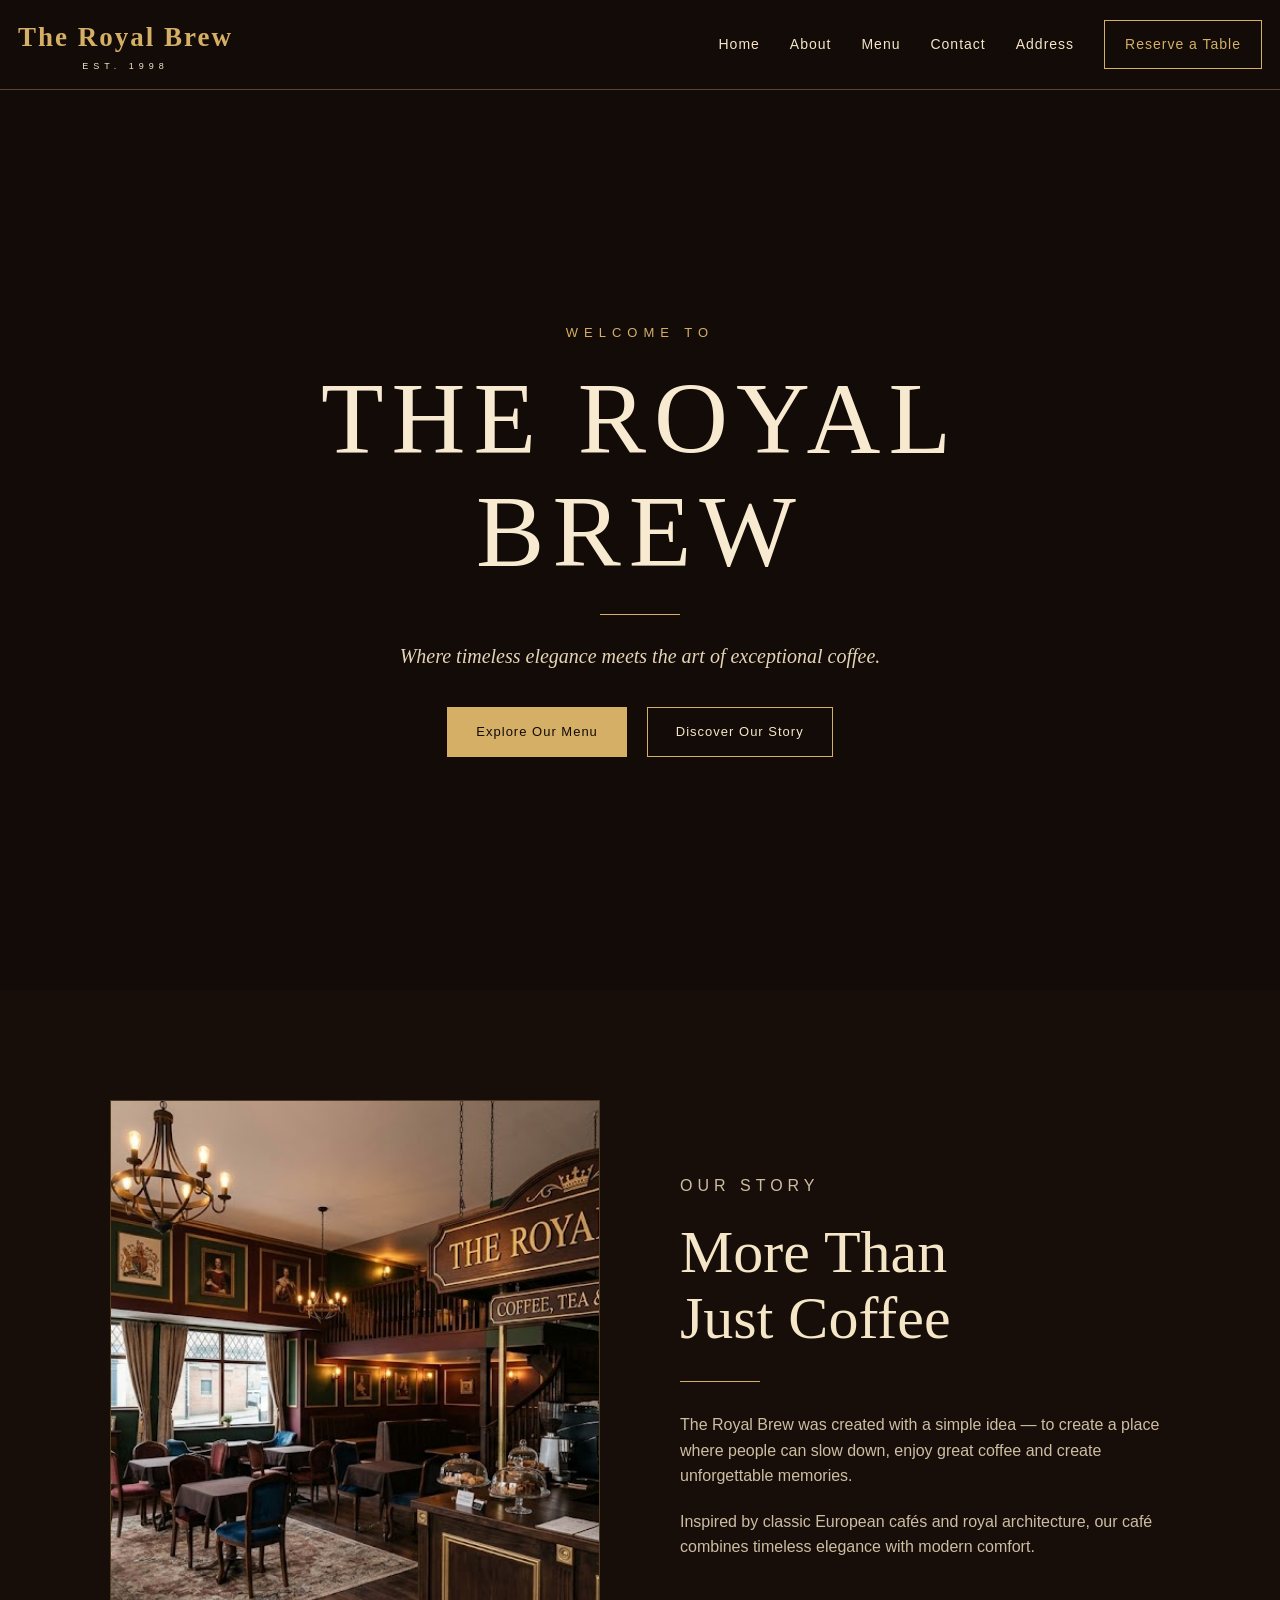
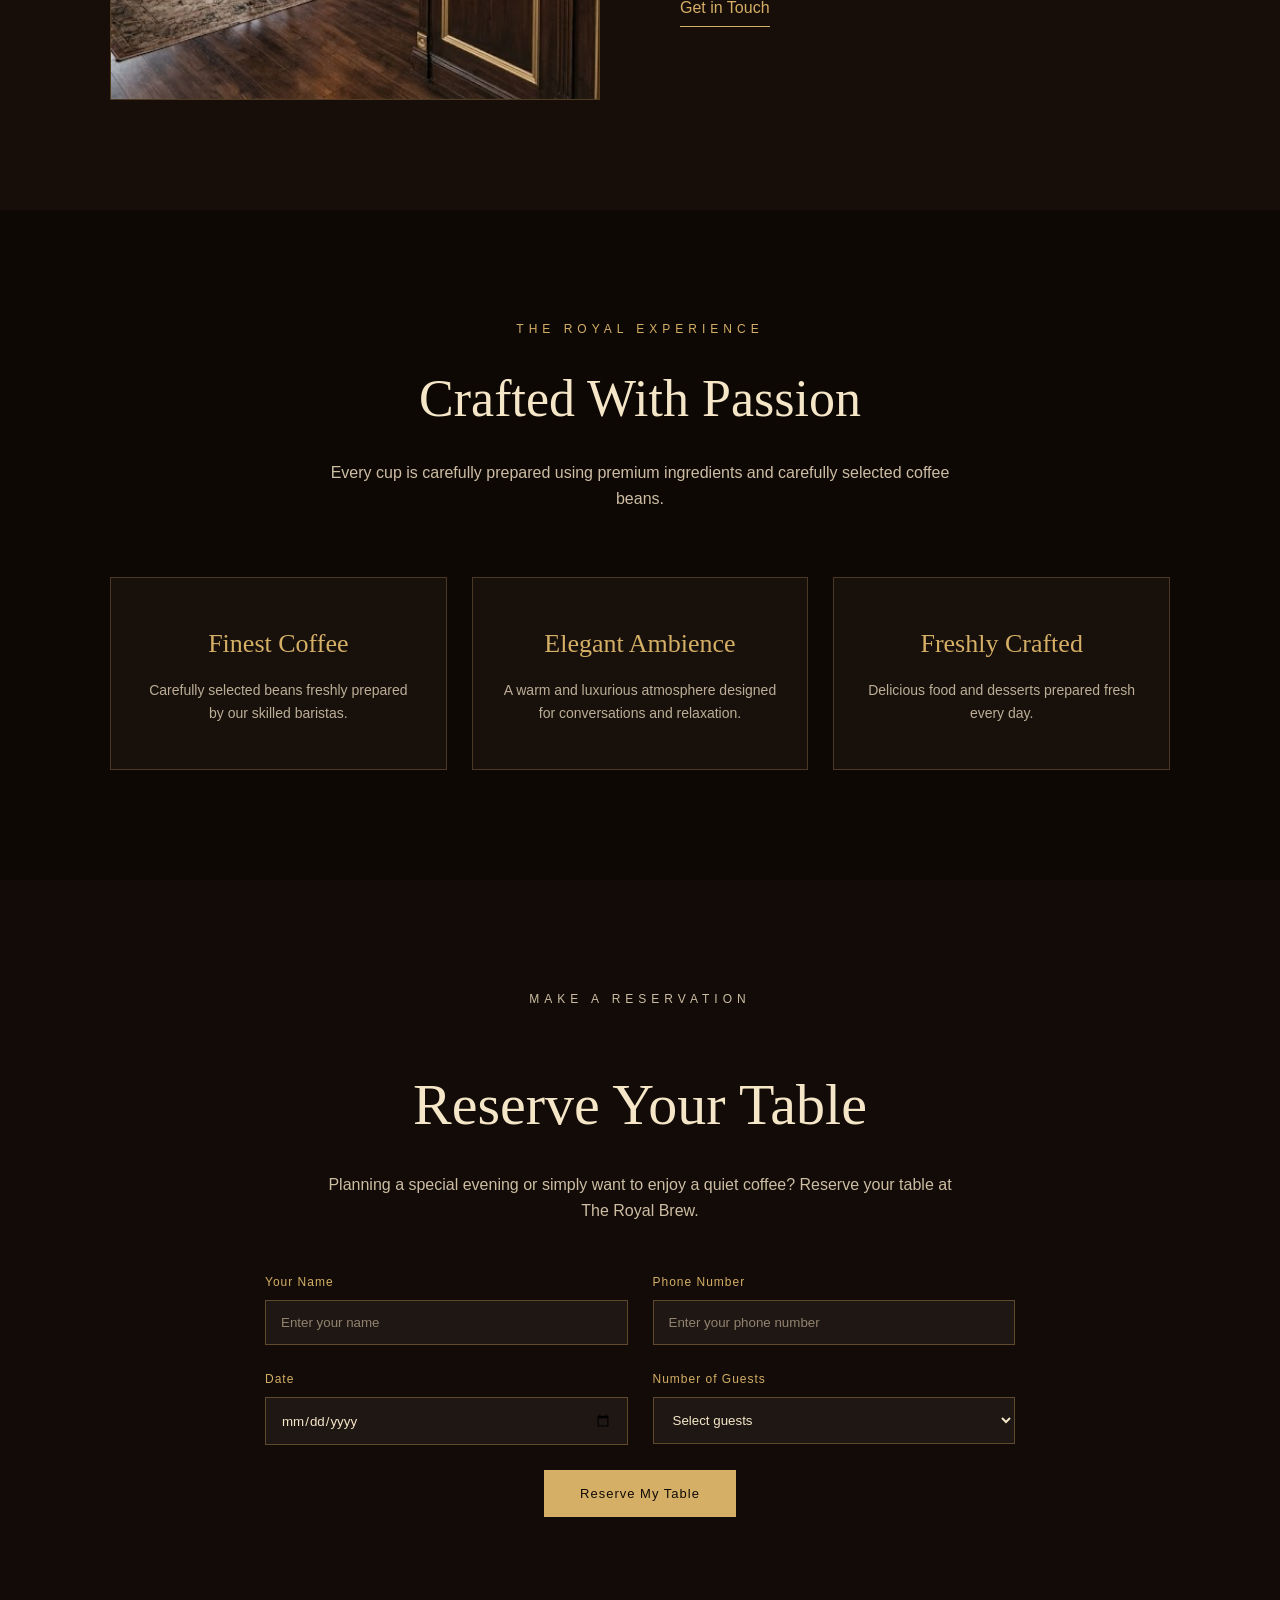
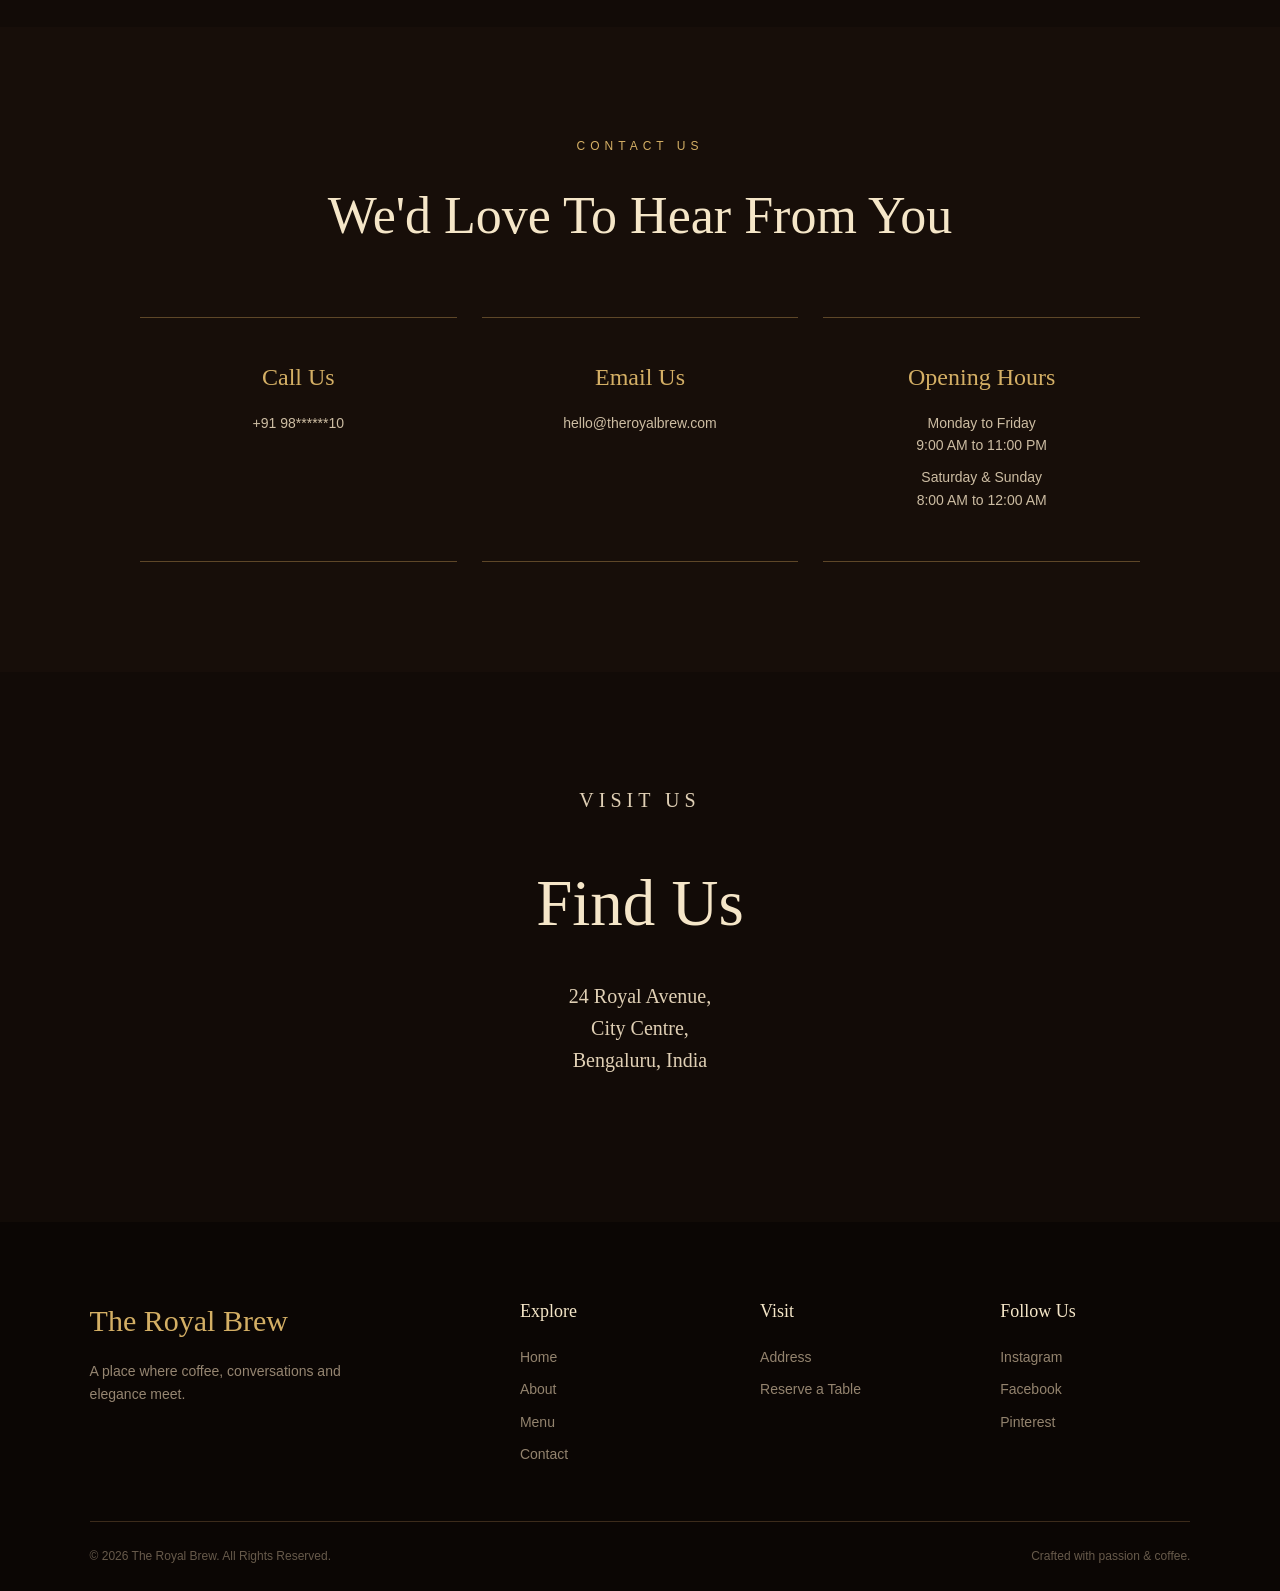
<file: index.html>
<!DOCTYPE html>
<html lang="en">
<head>
    <meta charset="UTF-8">
    <meta name="viewport" content="width=device-width, initial-scale=1.0">
    <title>The Royal Brew | Home</title>
    <link rel="stylesheet" href="style.css">
</head>
<body>
    <header class="mob_head">
        <div class="name">
            <h2>The Royal Brew</h2>
            <p>EST. 1998</p>
        </div>
        <nav class="navigation">
            <a href="index.html">Home</a>
            <a href="#abt">About</a>
            <a href="menu.html">Menu</a>
            <a href="#cont">Contact</a>
            <a href="#add">Address</a>
            <a href="#reservation" class="res-bu">Reserve a Table</a>
        </nav>
    </header>
    <section class="home">
        <div class="h-cont">
            <p>WELCOME TO</p>
            <h1>THE ROYAL BREW</h1>
            <div class="gold-line"></div>
            <p>Where timeless elegance meets the art of exceptional coffee.</p>
            <div class="h-buttons">
                <a href="menu.html" class="button-1">Explore Our Menu</a>
                <a href="#abt" class="button-2">Discover Our Story</a>
            </div>
        </div>
    </section>
    <section class="about" id="abt">
        <div class="inte">
            <img src="about.jpg" alt="Cafe's Images">
        </div>
        <div class="about-content">
            <p class="section-title">OUR STORY</p>
            <h2>More Than<br>Just Coffee</h2>
            <div class="gold-line"></div>
            <p>The Royal Brew was created with a simple idea —
                to create a place where people can slow down,
                enjoy great coffee and create unforgettable
                memories. </p>
            <p>Inspired by classic European cafés and royal
                architecture, our café combines timeless
                elegance with modern comfort.</p>
            <a href="#contact" class="text-button">Get in Touch</a>
        </div>
    </section>
    <section class="exp">
        <div class="exp-cont">
            <p class="section-title">THE ROYAL EXPERIENCE</p>
            <h2>Crafted With Passion</h2>
            <p>Every cup is carefully prepared using premium ingredients and carefully selected coffee beans.</p>
        </div>
        <div class="exp-cards">
            <div class="exp-card">
                <h3>Finest Coffee</h3>
                <p>Carefully selected beans freshly prepared by our skilled baristas.</p>
            </div>
            <div class="exp-card">
                <h3>Elegant Ambience</h3>
                <p>A warm and luxurious atmosphere designed for conversations and relaxation.</p>
            </div>
            <div class="exp-card">
                <h3>Freshly Crafted</h3>
                <p>Delicious food and desserts prepared fresh every day.</p>
            </div>
        </div>
    </section>
    <section class="reservation" id="reservation">
        <div class="reservation-content">
            <p class="section-title">MAKE A RESERVATION</p>
            <h2>Reserve Your Table</h2>
            <p>Planning a special evening or simply want
                to enjoy a quiet coffee? Reserve your table
                at The Royal Brew.</p>
            <form class="reservation-form">
                <div class="form_grp">
                    <label for="name">Your Name</label>
                    <input type="text" id="name" placeholder="Enter your name" required>
                </div>
                <div class="form_grp">
                    <label for="phone">Phone Number</label>
                    <input type="tel" id="phone" placeholder="Enter your phone number" required>
                </div>
                <div class="form_grp">
                    <label for="date">Date</label>
                    <input type="date" id="date" required>
                </div>
                <div class="form_grp">
                    <label for="guests">Number of Guests</label>
                    <select id="guests" required>
                        <option value="">Select guests</option>
                        <option value="1">1 Guest</option>
                        <option value="2">2 Guests</option>
                        <option value="3">3 Guests</option>
                        <option value="4">4 Guests</option>
                        <option value="5">5 Guests</option>
                        <option value="6">6+ Guests</option>
                    </select>
                </div>
                <button type="submit">Reserve My Table</button>
            </form>
        </div>
    </section>
    <section class="contact" id="cont">
        <div class="heading">
            <p class="section-title">CONTACT US</p>
            <h2>We'd Love To Hear From You</h2>
        </div>
        <div class="container">
            <div class="contact-card">
                <h3>Call Us</h3>
                <p>+91 98******10</p>
            </div>
            <div class="contact-card">
                <h3>Email Us</h3>
                <p>hello@theroyalbrew.com</p>
            </div>
            <div class="contact-card">
                <h3>Opening Hours</h3>
                <p>Monday to Friday<br>9:00 AM to 11:00 PM</p>
                <p>Saturday & Sunday<br>8:00 AM to 12:00 AM</p>
            </div>
        </div>
    </section>
    <section class="address" id="add">
        <div class="add-cont">
            <p class="section-title">VISIT US</p>
            <h2>Find Us</h2>
            <p>24 Royal Avenue,<br>City Centre,<br>Bengaluru, India</p>
        </div>
    </section>
    <footer class="footer">
        <div class="foot_cont">
            <div class="foot_brand">
                <h2>The Royal Brew</h2>
                <p>A place where coffee, conversations and elegance meet.</p>
            </div>
            <div class="foot_links">
                <h3>Explore</h3>
                <a href="index.html">Home</a>
                <a href="#abt">About</a>
                <a href="menu.html">Menu</a>
                <a href="#cont">Contact</a>
            </div>
            <div class="foot_links">
                <h3>Visit</h3>
                <a href="#add">Address</a>
                <a href="#reservation">Reserve a Table</a>
            </div>
            <div class="foot_social">
                <h3>Follow Us</h3>
                <a href="#">Instagram</a>
                <a href="#">Facebook</a>
                <a href="#">Pinterest</a>
            </div>
        </div>
        <div class="foot_bott">
            <p>© 2026 The Royal Brew. All Rights Reserved.</p>
            <p>Crafted with passion & coffee.</p>
        </div>
    </footer>
    <script src="script.js"></script>
</body>
</html>
</file>
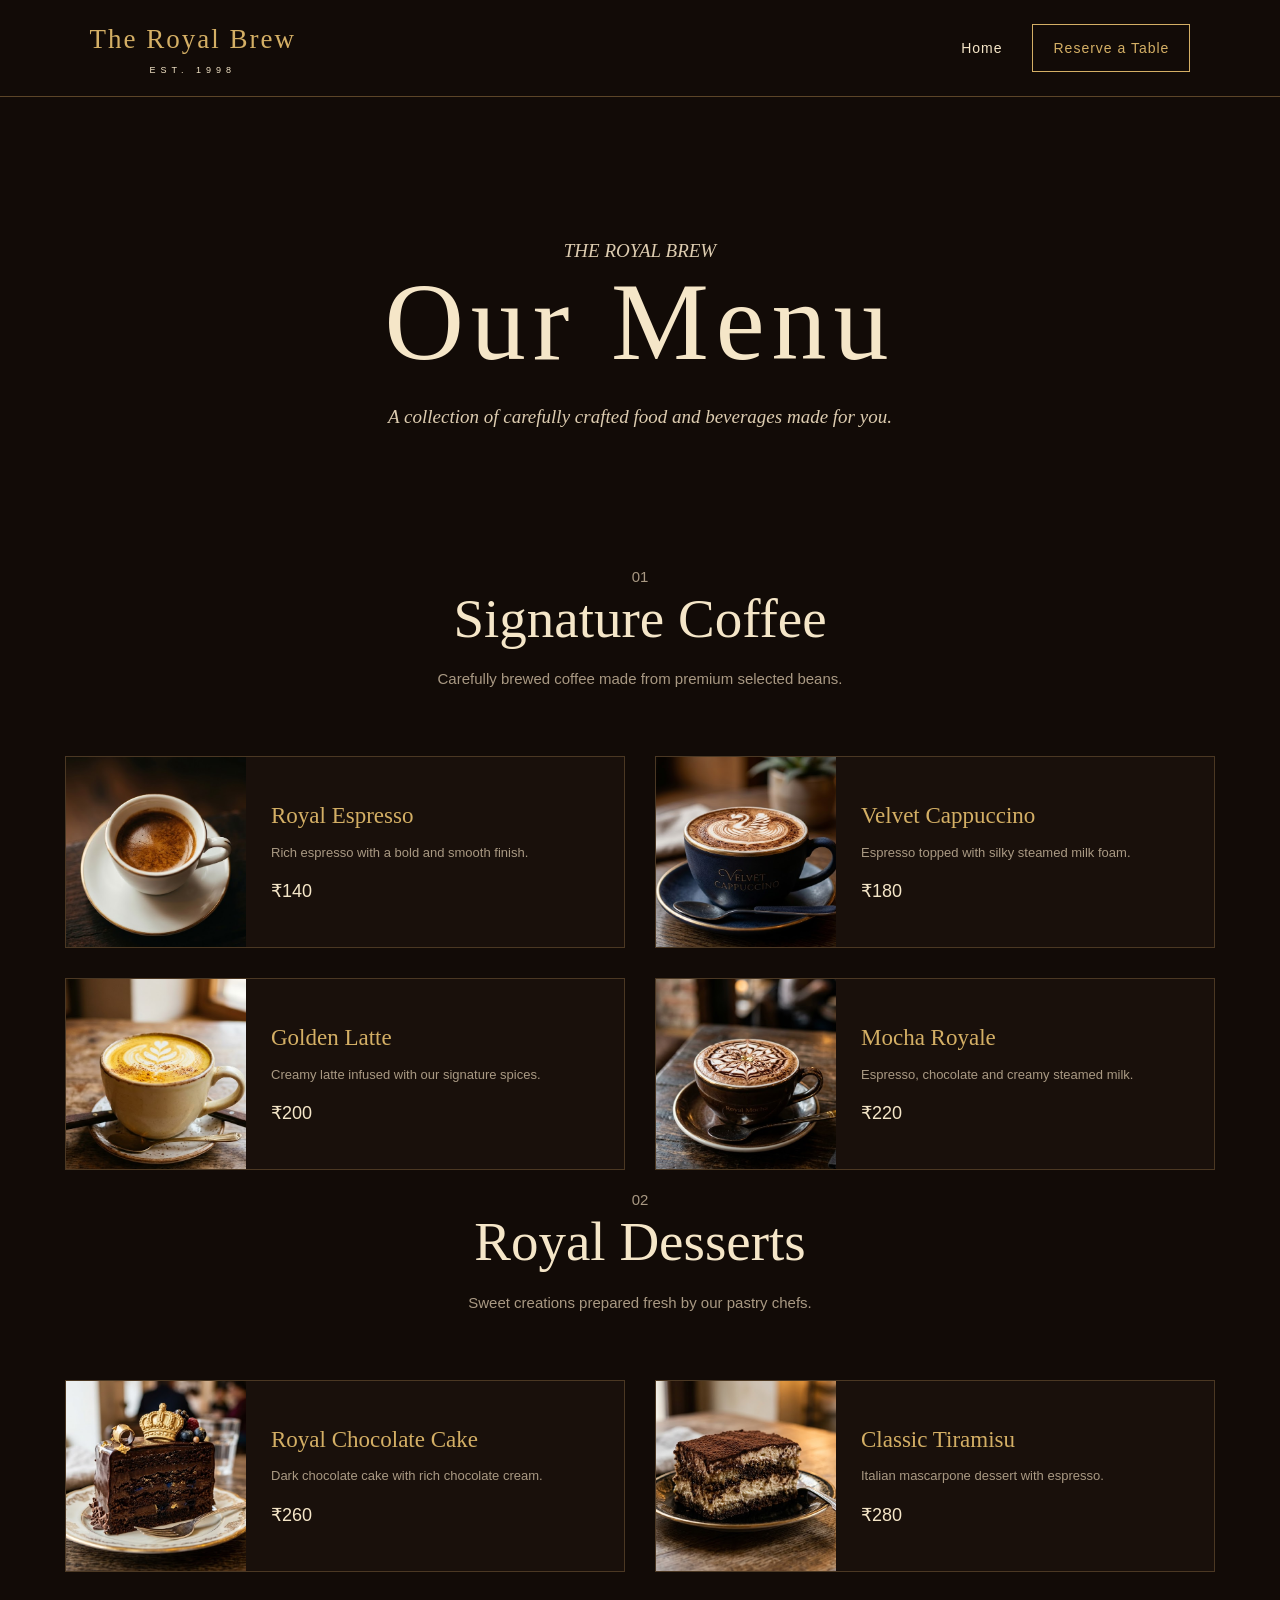
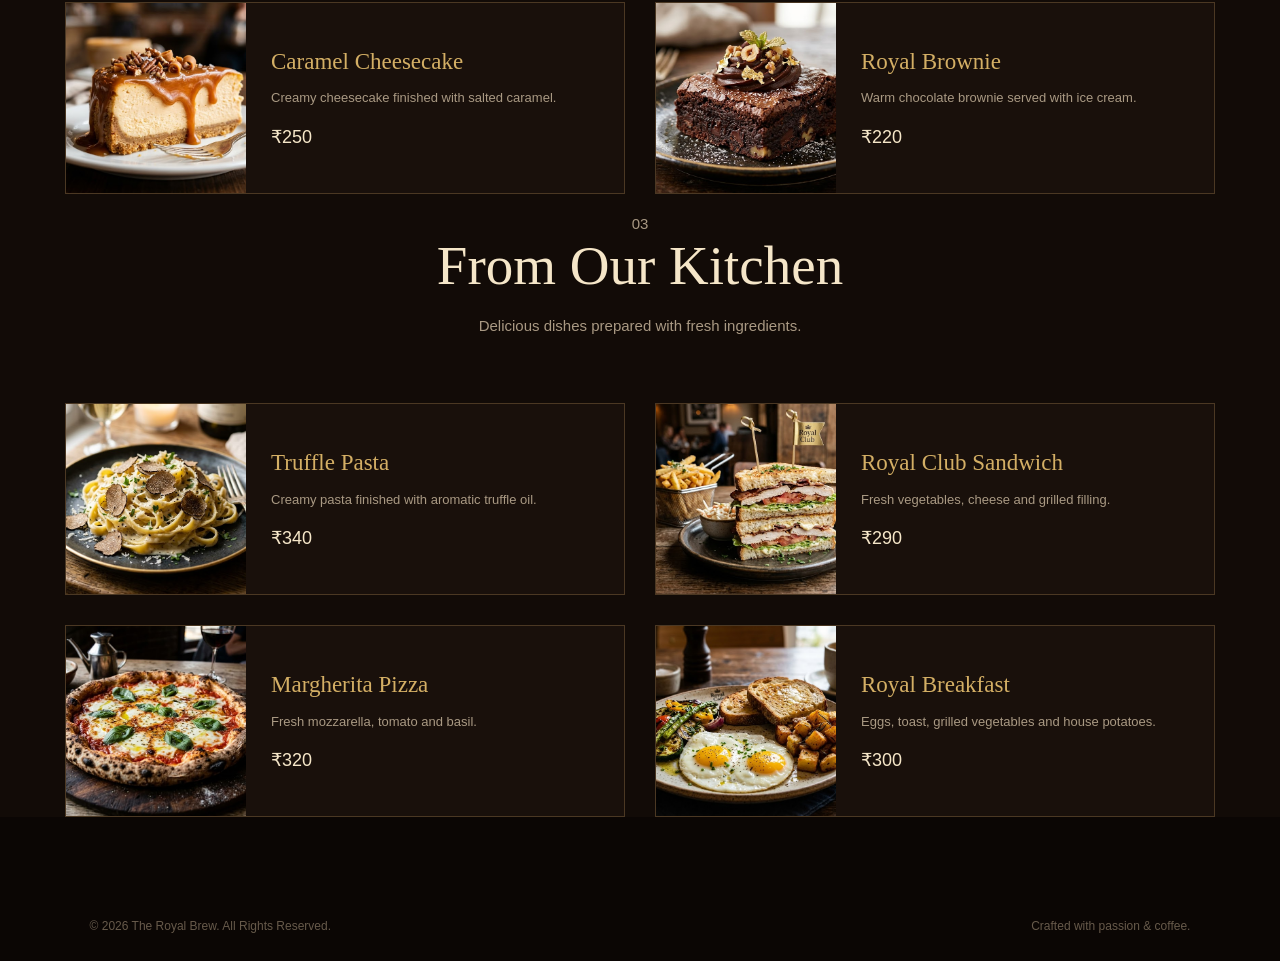
<file: menu.html>
<!DOCTYPE html>
<html lang="en">
<head>
    <meta charset="UTF-8">
    <meta name="viewport" content="width=device-width, initial-scale=1.0">
    <title>The Royal Brew | Menu</title>
    <link rel="stylesheet" href="styles.css">
</head>
<body>
    <header class="mob_head">
        <div class="name">
            <h2>The Royal Brew</h2>
            <p>EST. 1998</p>
        </div>
        <nav class="navigation">
            <a href="index.html">Home</a>
            <a href="index.html#reservation"  class="res-bu">Reserve a Table</a>
        </nav>
    </header>
    <section class="menu_head">
        <div class="menu_cont">
            <p>THE ROYAL BREW</p>
            <h1>Our Menu</h1>
            <p>A collection of carefully crafted food and beverages made for you.</p>
        </div>
    </section>
    <section class="coffee">
        <div class="head">
            <p class="title">01</p>
            <h2>Signature Coffee</h2>
            <p>Carefully brewed coffee made from premium selected beans.</p>
        </div>
        <div class="items">
            <div class="item">
                <div class="item_img">
                    <img src="espresso.jpg" alt="Royal Espresso">
                </div>
                <div class="item_cont">
                    <h3>Royal Espresso</h3>
                    <p>Rich espresso with a bold and smooth finish.</p>
                    <h4>₹140</h4>
                </div>
            </div>
            <div class="item">
                <div class="item_img">
                    <img src="velvet.jpg" alt="Velvet Cappuccino">
                </div>
                <div class="item_cont">
                    <h3>Velvet Cappuccino</h3>
                    <p>Espresso topped with silky steamed milk foam.</p>
                    <h4>₹180</h4>
                </div>
            </div>
            <div class="item">
                <div class="item_img">
                    <img src="latte.jpg" alt="Golden Latte">
                </div>
                <div class="item_cont">
                    <h3>Golden Latte</h3>
                    <p>Creamy latte infused with our signature spices.</p>
                    <h4>₹200</h4>
                </div>
            </div>
            <div class="item">
                <div class="item_img">
                    <img src="mocha.jpg" alt="Mocha Royale">
                </div>
                <div class="item_cont">
                    <h3> Mocha Royale</h3>
                    <p>Espresso, chocolate and creamy steamed milk.</p>
                    <h4>₹220</h4>
                </div>
            </div>
        </div>
    </section>
    <section class="desserts">
        <div class="head">
            <p class="title">02</p>
            <h2>Royal Desserts</h2>
            <p>Sweet creations prepared fresh by our pastry chefs.</p>
        </div>
        <div class="items">
            <div class="item">
                <div class="item_img">
                    <img src="cake.jpg" alt="Royal Chocolate Cake">
                </div>
                <div class="item_cont">
                    <h3>
                        Royal Chocolate Cake
                    </h3>
                    <p>Dark chocolate cake with rich chocolate cream.</p>
                    <h4>₹260</h4>
                </div>
            </div>
            <div class="item">
                <div class="item_img">
                    <img src="tiramisu.jpg" alt="Classic Tiramisu">
                </div>
                <div class="item_cont">
                    <h3>Classic Tiramisu</h3>
                    <p>Italian mascarpone dessert with espresso.</p>
                    <h4>₹280</h4>
                </div>
            </div>
            <div class="item">
                <div class="item_img">
                    <img src="cheesecake.jpg" alt="Caramel Cheesecake">
                </div>
                <div class="item_cont">
                    <h3>Caramel Cheesecake</h3>
                    <p>Creamy cheesecake finished with salted caramel.</p>
                    <h4>₹250</h4>
                </div>
            </div>
            <div class="item">
                <div class="item_img">
                    <img src="brownie.jpg" alt="Royal Brownie">
                </div>
                <div class="item_cont">
                    <h3>Royal Brownie</h3>
                    <p>Warm chocolate brownie served with ice cream.</p>
                    <h4>₹220</h4>
                </div>
            </div>
        </div>
    </section>
    <section class="food">
        <div class="head">
            <p class="title">03</p>
            <h2> From Our Kitchen</h2>
            <p>Delicious dishes prepared with fresh ingredients.</p>
        </div>
        <div class="items">
            <div class="item">
                <div class="item_img">
                    <img src="pasta.jpg" alt="Truffle Pasta">
                </div>
                <div class="item_cont">
                    <h3>Truffle Pasta</h3>
                    <p>Creamy pasta finished with aromatic truffle oil.</p>
                    <h4>₹340</h4>
                </div>
            </div>
            <div class="item">
                <div class="item_img">
                    <img src="sandwich.jpg" alt="Royal Club Sandwich">
                </div>
                <div class="item_cont">
                    <h3>Royal Club Sandwich</h3>
                    <p>Fresh vegetables, cheese and grilled filling.
                    </p>
                    <h4>₹290</h4>
                </div>
            </div>
            <div class="item">
                <div class="item_img">
                    <img src="pizza.jpg" alt="Margherita Pizza">
                </div>
                <div class="item_cont">
                    <h3> Margherita Pizza </h3>
                    <p>Fresh mozzarella, tomato and basil.</p>
                    <h4>₹320</h4>
                </div>
            </div>
            <div class="item">
                <div class="item_img">
                    <img src="breakfast.jpg" alt="Royal Breakfast">
                </div>
                <div class="item_cont">
                    <h3>Royal Breakfast</h3>
                    <p>Eggs, toast, grilled vegetables and house potatoes.</p>
                    <h4>₹300</h4>
                </div>
            </div>
        </div>
    </section>
    <footer class="foot">
        <div class="foot_bot">
            <p>© 2026 The Royal Brew. All Rights Reserved.</p>
            <p>Crafted with passion & coffee.</p>
        </div>
    </footer>
    <script src="script.js"></script>
</body>
</html>
</file>
<file: style.css>
* {
    margin: 0;
    padding: 0;
    box-sizing: border-box;
}
body {
    margin: 0;
    font-family: Arial, Helvetica, sans-serif;
    background-color: #120b07;
    color: #f5e6c8;
    line-height: 1.6;
}
a {
    text-decoration: none;
}
button,input,select {
    font-family: Arial, Helvetica, sans-serif;
}
header {
    width: 100%;
    height: 90px;
    padding: 18px;
    background-color: #120b07;
    display: flex;
    justify-content: space-between;
    align-items: center;
    border-bottom: 1px solid #5c4528;
}
.name {
    text-align: center;
}
.name h2 {
    margin: 0;
    font-family: Georgia, "Times New Roman", serif;
    color: #d4af65;
    font-size: 27px;
    letter-spacing: 2px;
}
.name p {
    color: #f5e6c8;
    font-size: 9px;
    letter-spacing: 5px;
}
.navigation {
    display: flex;
    align-items: center;
    gap: 30px;
}
.navigation a {
    position: relative;
    color: #f5e6c8;
    font-size: 14px;
    letter-spacing: 1px;
    transition: 0.3s ease;
}
.navigation a:not(.reserve-button):hover {
    color: #d4af65;
}
.res-bu {
    padding: 12px 20px;
    border: 1px solid #d4af65;
    color: #d4af65 !important;
    transition: 0.3s ease;
}
.res-bu:hover {
    background-color: #d4af65;
    color: #120b07 !important;
}
.home {
    height: 100vh;
    display: flex;
    justify-content: center;
    align-items: center;
    text-align: center;
    position: relative;
}
.h-cont {
    max-width: 900px;
    padding: 40px 20px;
}
.h-cont > p:first-of-type {
    margin-bottom: 20px;
    color: #d4af65;
    font-size: 13px;
    letter-spacing: 6px;
}
.home h1 {
    margin: 0;
    font-family: Georgia, "Times New Roman", serif;
    color: #f8ead0;
    font-size: clamp(55px, 8vw, 105px);
    font-weight: normal;
    letter-spacing: 8px;
    line-height: 1.1;
}
.h-cont > p:last-of-type {
    max-width: 650px;
    margin: 25px auto 0;
    color: #e6d4b5;
    font-family: Georgia, "Times New Roman", serif;
    font-size: 20px;
    font-style: italic;
}
.gold-line {
    width: 80px;
    height: 1px;
    margin: 25px auto;
    background-color: #d4af65;
}
.h-buttons {
    margin-top: 35px;
    display: flex;
    justify-content: center;
    gap: 20px;
}
.button-1,.button-2 {
    display: inline-block;
    padding: 14px 28px;
    font-size: 13px;
    letter-spacing: 1px;
    transition: 0.3s ease;
}
.button-1 {
    background-color: #d4af65;
    border: 1px solid #d4af65;
    color: #120b07;
}
.button-1:hover {
    background-color: transparent;
    color: #d4af65;
}
.button-2 {
    border: 1px solid #d4af65;
    color: #f5e6c8;
}
.button-2:hover {
    background-color: #d4af65;
    color: #120b07;
}
section {
    padding: 110px;
}
.section-title {
    margin-bottom: 18px;
    color: #d4af65;
    font-size: 12px;
    letter-spacing: 5px;
}
.about {
    min-height: 700px;
    display: grid;
    grid-template-columns: 1fr 1fr;
    gap: 80px;
    align-items: center;
    background-color: #170e09;
}
.inte {
    height: 600px;
    overflow: hidden;
    border: 1px solid #4f3a22;
}
.inte img {
    width: 100%;
    height: 100%;
    object-fit: cover;
    transition: transform 0.7s ease;
}
.inte:hover img { 
    transform: scale(1.05); 
}
.about-content {
    max-width: 550px;
}
.about-content h2 {
    margin: 0;
    font-family: Georgia, "Times New Roman", serif;
    color: #f5e6c8;
    font-size: 60px;
    font-weight: normal;
    line-height: 1.1;
}
.about-content .gold-line {
    margin: 30px 0;
}
.about-content p {
    margin-bottom: 20px;
    color: #cdbda3;
    font-size: 16px;
}
.text-button {
    display: inline-block;
    margin-top: 15px;
    padding-bottom: 5px;
    color: #d4af65;
    border-bottom: 1px solid #d4af65;
    transition: 0.3s ease;
}
.text-button:hover {
    color: #f5e6c8;
    padding-left: 8px;
}
.exp {
    background-color: #0e0805;
    text-align: center;
}
.exp-cont {
    width: 650px;
    margin: 0 auto 65px;
}
.exp-cont h2 {
    margin-bottom: 20px;
    font-family: Georgia, "Times New Roman", serif;
    color: #f5e6c8;
    font-size: 52px;
    font-weight: normal;
}
.exp-cont > p:last-child {
    color: #cdbda3;
}
.exp-cards {
    display: grid;
    grid-template-columns: repeat(3, 1fr);
    gap: 25px;
}
.exp-card {
    padding: 45px 30px;
    background-color: #18100b;
    border: 1px solid #4c3923;
    transition: 0.4s ease;
}
.exp-card:hover {
    transform: translateY(-10px);
    border-color: #d4af65;
    box-shadow: 0 20px 45px rgba(0, 0, 0, 0.45);
}
.exp-card h3 {
    margin-bottom: 15px;
    font-family: Georgia, "Times New Roman", serif;
    color: #d4af65;
    font-size: 26px;
    font-weight: normal;
}
.exp-card p {
    color: #bcae97;
    font-size: 14px;
}
.reservation {
    text-align: center;
}
.reservation-content {
    max-width: 900px;
    margin: auto;
}
.reservation-content h2 {
    margin-bottom: 20px;
    font-family: Georgia, "Times New Roman", serif;
    color: #f5e6c8;
    font-size: 58px;
    font-weight: normal;
}
.reservation-content > p {
    max-width: 650px;
    margin: 0 auto 50px;
    color: #cdbda3;
}
.reservation-form { 
    max-width: 750px; 
    margin: auto; 
    display: grid; 
    grid-template-columns: 1fr 1fr; 
    gap: 25px; 
    text-align: left; 
} 
.form_grp { 
    display: flex; 
    flex-direction: column;
} 
.form_grp label { 
    margin-bottom: 8px; 
    color: #d4af65; 
    font-size: 12px; 
    letter-spacing: 1px; 
}
.form_grp input, .form_grp select { 
    width: 100%; 
    padding: 14px 15px; 
    background-color: rgba(255, 255, 255, 0.05); 
    border: 1px solid #604a2d; 
    color: #f5e6c8; 
    outline: none; 
    transition: 0.3s ease; 
}
.form_grp input::placeholder { 
    color: #93836e; 
} 
.form_grp input:focus, .form-group select:focus { 
    border-color: #d4af65; 
    background-color: rgba(255, 255, 255, 0.08); 
} 
.form_grp select option { 
    background-color: #170e09; 
    color: #f5e6c8; 
}
.reservation-form button { 
    grid-column: 1/-1; 
    justify-self: center; 
    padding: 15px 35px; 
    background-color: #d4af65; 
    border: 1px solid #d4af65; 
    color: #120b07; 
    cursor: pointer; 
    font-size: 13px; 
    letter-spacing: 1px; 
    transition: 0.3s ease; 
} 
.reservation-form button:hover { 
    background-color: transparent; 
    color: #d4af65; 
}
.contact {
    background-color: #170e09;
    text-align: center;
}
.heading {
    max-width: 650px;
    margin: 0 auto 60px;
}
.heading h2 {
    font-family: Georgia, "Times New Roman", serif;
    color: #f5e6c8;
    font-size: 52px;
    font-weight: normal;
}
.container {
    max-width: 1000px;
    margin: auto;
    display: grid;
    grid-template-columns: repeat(3, 1fr);
    gap: 25px;
}
.contact-card {
    padding: 40px 25px;
    border-top: 1px solid #5e4728;
    border-bottom: 1px solid #5e4728;
    transition: 0.3s ease;
}
.contact-card:hover {
    border-color: #d4af65;
    background-color: #1b110b;
}
.contact-card h3 {
    margin-bottom: 15px;
    font-family: Georgia, "Times New Roman", serif;
    color: #d4af65;
    font-size: 24px;
    font-weight: normal;
}
.contact-card p {
    margin-bottom: 10px;
    color: #cdbda3;
    font-size: 14px;
}
.address {
    min-height: 550px;
    display: flex;
    justify-content: center;
    align-items: center;
    text-align: center;
}
.add-cont{
    max-width: 650px;
}
.address h2 {
    margin-bottom: 25px;
    font-family: Georgia, "Times New Roman", serif;
    color: #f5e6c8;
    font-size: 65px;
    font-weight: normal;
}
.add-cont > p {
    margin-bottom: 35px;
    color: #e0d0b5;
    font-family: Georgia, "Times New Roman", serif;
    font-size: 20px;
}
.footer {
    padding: 75px 7% 25px;
    background-color: #0b0604;
}
.foot_cont {
    display: grid;
    grid-template-columns: 2fr 1fr 1fr 1fr;
    gap: 50px;
    padding-bottom: 55px;
    border-bottom: 1px solid #3c2b1b;
}
.foot_brand h2 {
    margin-bottom: 15px;
    font-family: Georgia, "Times New Roman", serif;
    color: #d4af65;
    font-size: 30px;
    font-weight: normal;
}
.foot_brand p {
    max-width: 300px;
    color: #958571;
    font-size: 14px;
}
.foot_links, .foot_social {
    display: flex;
    flex-direction: column;
    gap: 10px;
}
.foot_links h3,
.foot_social h3 {
    margin-bottom: 10px;
    font-family: Georgia, "Times New Roman", serif;
    color: #f5e6c8;
    font-size: 18px;
    font-weight: normal;
}
.foot_links a,
.foot_social a {
    color: #93836e;
    font-size: 14px;
    transition: 0.3s ease;
}
.foot_links a:hover, .foot_social a:hover {
    padding-left: 5px;
    color: #d4af65;
}
.foot_bott {
    padding-top: 25px;
    display: flex;
    justify-content: space-between;
    color: #675a4b;
    font-size: 12px;
}
@media (max-width: 1000px) {
    .header {
        padding: 18px 4%;
    }
    .navigation {
        gap: 18px;
    }
    .navigation a {
        font-size: 12px;
    }
    .about {
        gap: 40px;
    }
    .about-content h2 {
        font-size: 48px;
    }
    .exp-cards {
        grid-template-columns: repeat(2, 1fr);
    }
    .container {
        grid-template-columns: repeat(2, 1fr);
    }
    .foot_cont {
        grid-template-columns: 2fr 1fr 1fr;
    }
    .foot_social {
        grid-column: 2 / 3;
    }
}
@media (max-width: 700px) {
    .mob_head {
        flex-direction: column;
        gap: 20px;
        padding: 20px;
    }
    .navigation {
        width: 100%;
        justify-content: center;
        flex-wrap: wrap;
        gap: 15px;
    }
    .navigation a {
        font-size: 11px;
    }
    .reserve-button {
        padding: 9px 13px;
    }
    .home {
        min-height: 80vh;
        background-attachment: scroll;
    }
    .home h1 {
        font-size: 48px;
        letter-spacing: 4px;
    }
    .h-cont > p:last-of-type {
        font-size: 17px;
    }
    .h-buttons {
        flex-direction: column;
        align-items: center;
    }
    .button-1, .button-2 {
        width: 220px;
    }
    section {
        padding: 75px 6%;
    }
    .about {
        grid-template-columns: 1fr;
        gap: 45px;
    }
    .about-image {
        height: 400px;
    }
    .about-content h2 {
        font-size: 43px;
    }
    .exp-cont h2 {
        font-size: 40px;
    }
    .exp-cards {
        grid-template-columns: 1fr;
    }
    .reservation {
        background-attachment: scroll;
    }
    .reservation-content h2 {
        font-size: 43px;
    }
    .reservation-form {
        grid-template-columns: 1fr;
    }
    .reservation-form button {
        grid-column: auto;
        width: 100%;
    }
    .heading h2 {
        font-size: 40px;
    }
    .container {
        grid-template-columns: 1fr;
    }
    .address {
        min-height: 450px;
        background-attachment: scroll;
    }
    .add-cont h2 {
        font-size: 50px;
    }
    .foot_cont {
        grid-template-columns: 1fr 1fr;
        gap: 40px;
    }
    .foot_brand {
        grid-column: 1 / -1;
    }
    .foot_social {
        grid-column: auto;
    }
    .foot_bott {
        flex-direction: column;
        gap: 10px;
        text-align: center;
    }
}
@media (max-width: 450px) {
    .logo h2 {
        font-size: 23px;
    }
    .navigation {
        gap: 10px;
    }
    .navigation a {
        font-size: 10px;
    }
    .home h1 {
        font-size: 40px;
    }
    .home-content > p:last-of-type {
        font-size: 15px;
    }
    .about-content h2 {
        font-size: 38px;
    }
    .heading h2 {
        font-size: 35px;
    }
    .add-cont h2 {
        font-size: 42px;
    }
    .foot_content {
        grid-template-columns: 1fr;
    }
    .foot_brand {
        grid-column: auto;
    }
    .foot_social {
        grid-column: auto;
    }
}
</file>
<file: styles.css>
* {
    margin: 0;
    padding: 0;
    box-sizing: border-box;
}
html {
    scroll-behavior: smooth;
}
body {
    font-family: Arial, Helvetica, sans-serif;
    background-color: #120b07;
    color: #f5e6c8;
    line-height: 1.6;
}
a {
    text-decoration: none;
    color: inherit;
}
img {
    width: 100%;
    display: block;
}
.mob_head {
    width: 100%;
    min-height: 90px;
    padding: 18px 7%;
    background-color: #120b07;
    display: flex;
    justify-content: space-between;
    align-items: center;
    border-bottom: 1px solid #5c4528;
    position: relative;
}
.name {
    text-align: center;
}
.name h2 {
    font-family: Georgia, "Times New Roman", serif;
    color: #d4af65;
    font-size: 27px;
    font-weight: normal;
    letter-spacing: 2px;
}
.name p {
    margin-top: 2px;
    color: #f5e6c8;
    font-size: 9px;
    letter-spacing: 5px;
}
.navigation {
    display: flex;
    align-items: center;
    gap: 30px;
}
.navigation a {
    position: relative;
    color: #f5e6c8;
    font-size: 14px;
    letter-spacing: 1px;
    transition: 0.3s ease;
}
.navigation a:not(.reserve-button):hover {
    color: #d4af65;
}
.navigation a:not(.reserve-button):hover::after {
    width: 100%;
}
.res-bu {
    padding: 12px 20px;
    border: 1px solid #d4af65;
    color: #d4af65 !important;
    transition: 0.3s ease;
}
.res-bu:hover {
    background-color: #d4af65;
    color: #120b07 !important;
}
.menu_head {
    min-height: 50vh;
    display: flex;
    justify-content: center;
    align-items: center;
    text-align: center;
}
.menu_cont {
    max-width: 800px;
    padding: 40px 20px;
}
.menu-small {
    margin-bottom: 20px;
    color: #d4af65;
    font-size: 13px;
    letter-spacing: 6px;
}
.menu_head h1 {
    font-family: Georgia, "Times New Roman", serif;
    color: #f5e6c8;
    font-size: clamp(60px, 9vw, 110px);
    font-weight: normal;
    letter-spacing: 7px;
    line-height: 1;
}
.menu_head p {
    max-width: 600px;
    margin: 25px auto 0;
    color: #ddccb0;
    font-family: Georgia, "Times New Roman", serif;
    font-size: 19px;
    font-style: italic;
}
.head {
    max-width: 700px;
    margin: 0 auto 65px;
    text-align: center;
}
.head h2 {
    font-family: Georgia, "Times New Roman", serif;
    color: #f5e6c8;
    font-size: 55px;
    font-weight: normal;
    line-height: 1.1;
}
.head p {
    margin-top: 18px;
    color: #a99983;
    font-size: 15px;
}
.items {
    max-width: 1150px;
    margin: auto;
    display: grid;
    grid-template-columns: repeat(2, 1fr);
    gap: 30px;
}
.item {
    min-height: 190px;
    display: grid;
    grid-template-columns: 180px 1fr;
    background-color: #19100b;
    border: 1px solid #4b3823;
    overflow: hidden;
    transition: 0.4s ease;
}
.item:hover {
    transform: translateY(-7px);
    border-color: #d4af65;
    box-shadow:
        0 18px 40px rgba(0, 0, 0, 0.45);
}
.item_img {
    height: 100%;
    min-height: 190px;
    overflow: hidden;
}
.item_img img {
    width: 100%;
    height: 100%;
    object-fit: cover;
    transition: transform 0.6s ease;
}
.item:hover .item_img img {
    transform: scale(1.08);
}
.item_cont {
    padding: 25px;
    display: flex;
    flex-direction: column;
    justify-content: center;
}
.item_cont h3 {
    margin-bottom: 8px;
    font-family: Georgia, "Times New Roman", serif;
    color: #d4af65;
    font-size: 23px;
    font-weight: normal;
}
.item_cont p {
    margin-bottom: 15px;
    color: #a99983;
    font-size: 13px;
    line-height: 1.5;
}
.item_cont h4 {
    color: #f5e6c8;
    font-size: 18px;
    font-weight: normal;
}
.foot {
    padding: 75px 7% 25px;
    background-color: #0b0604;
}
.foot_bot {
    padding-top: 25px;
    display: flex;
    justify-content: space-between;
    color: #675a4b;
    font-size: 12px;
}
@media (max-width: 1000px) {
    .header {
        padding: 18px 4%;
    }
    .navigation {
        gap: 18px;
    }
    .navigation a {
        font-size: 12px;
    }
    .items {
        gap: 20px;
    }
    .item {
        grid-template-columns: 140px 1fr;
    }
}
@media (max-width: 700px) {
    .header {
        flex-direction: column;
        gap: 20px;
        padding: 20px;
    }
    .navigation {
        width: 100%;
        justify-content: center;
        flex-wrap: wrap;
        gap: 15px;
    }
    .navigation a {
        font-size: 11px;
    }
    .res_bu {
        padding: 9px 13px;
    }
    .menu_head {
        min-height: 60vh;
        background-attachment: scroll;
    }
    .menu_head h1 {
        font-size: 55px;
        letter-spacing: 4px;
    }
    .navigation {
        padding: 18px 5%;
        gap: 20px;
        flex-wrap: wrap;
    }
    .navigation a {
        font-size: 11px;
    }
    .coffee {
        padding: 75px 6%;
    }
    .head {
        margin-bottom: 45px;
    }
    .head h2 {
        font-size: 42px;
    }
    .items {
        grid-template-columns: 1fr;
    }
    .item {
        grid-template-columns: 130px 1fr;
        min-height: 170px;
    }
    .item_img {
        min-height: 170px;
    }
    .item_cont {
        padding: 20px;
    }
    .item_cont h3 {
        font-size: 20px;
    }
    .item_cont p {
        font-size: 12px;
    }
    .foot_bot {
        flex-direction: column;
        gap: 10px;
        text-align: center;
    }
}
@media (max-width: 450px) {
    .name h2 {
        font-size: 23px;
    }
    .navigation {
        gap: 10px;
    }
    .navigation a {
        font-size: 10px;
    }
    .menu-navigation {
        gap: 12px;
    }
    .menu-navigation a {
        font-size: 10px;
    }
    .item {
        grid-template-columns: 1fr;
    }
    .item_img {
        height: 220px;
        min-height: 220px;
    }
    .item_cont {
        padding: 25px;
    }
}
</file>
